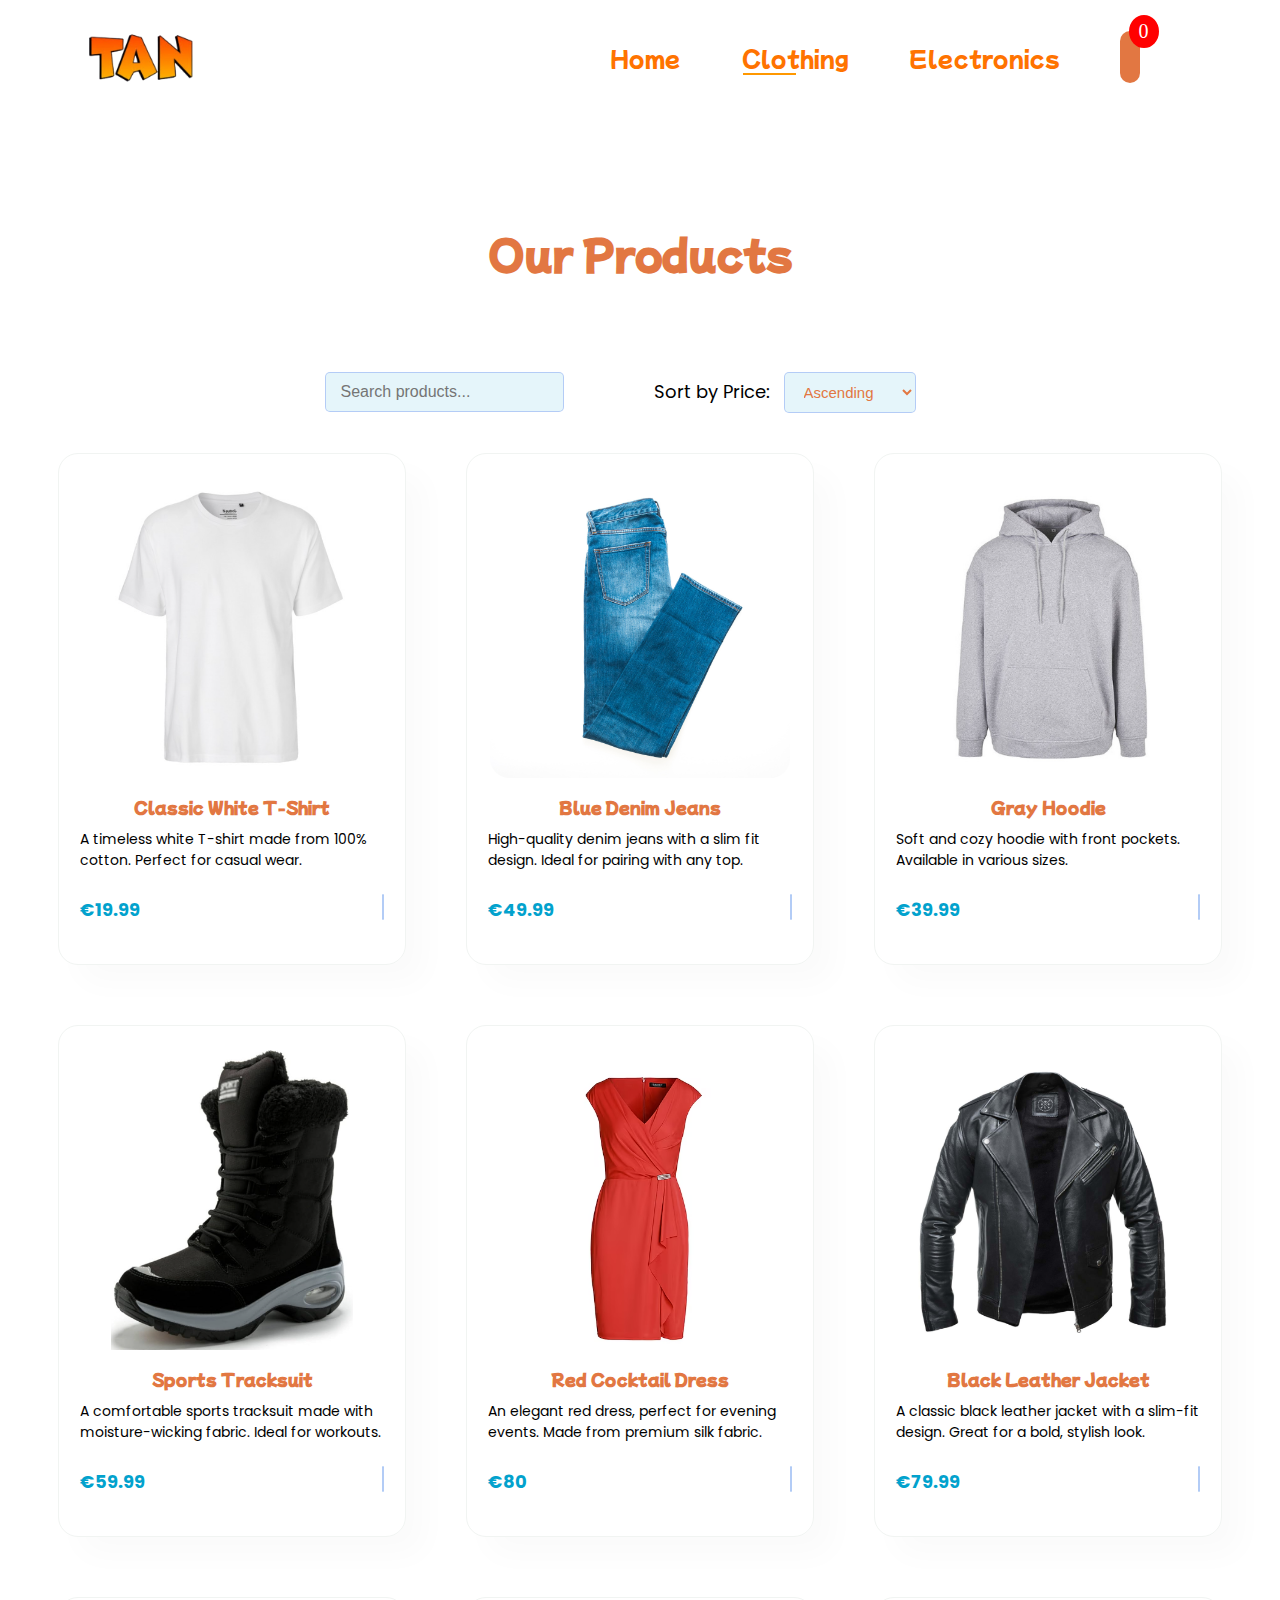
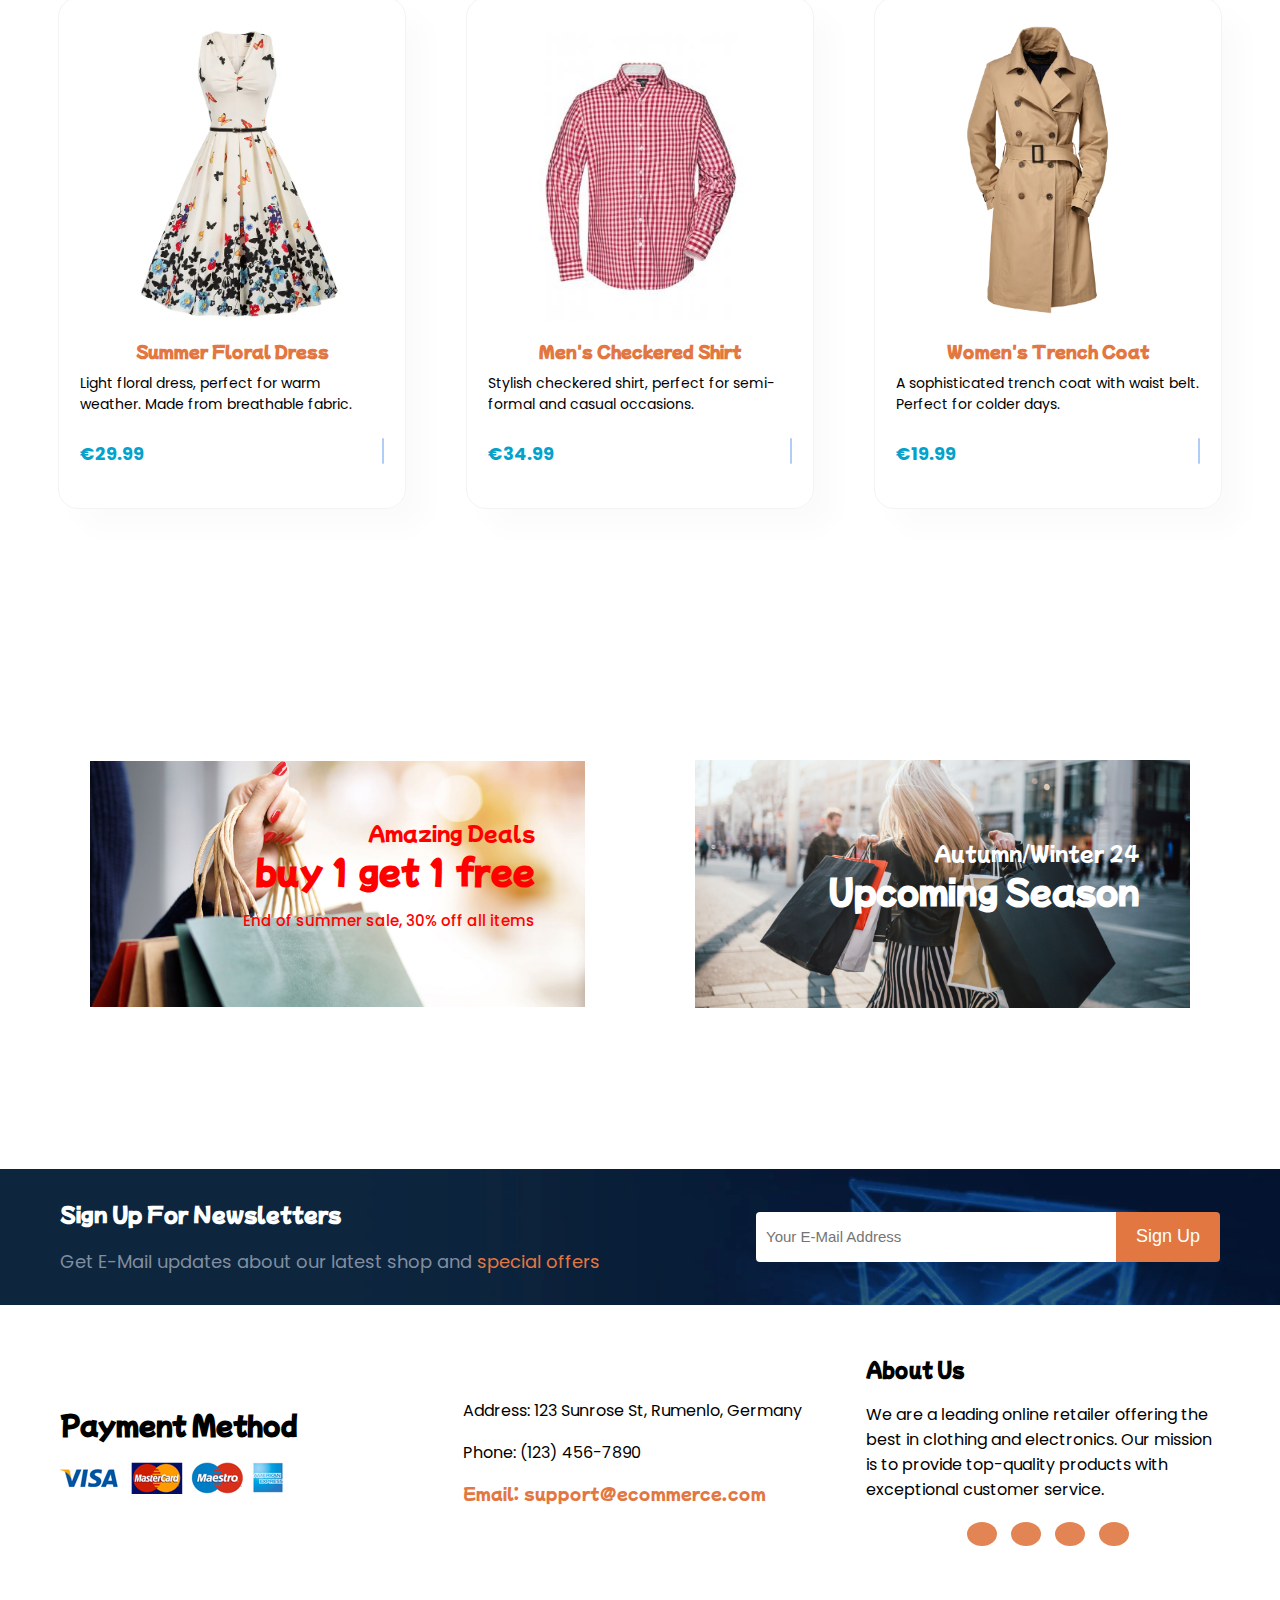
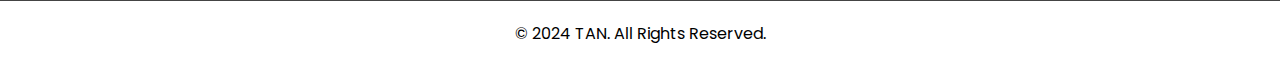
<file: clothing.html>
<!DOCTYPE html>
<html lang="en">

<head>
    <meta charset="UTF-8">
    <meta name="viewport" content="width=device-width, initial-scale=1.0">
    <!--Link To CSS-->
    <link rel="stylesheet" href="styles.css">
    <link rel="stylesheet" href="shop.css">
    <!--Icons Link-->
    <link rel="stylesheet" href="https://cdnjs.cloudflare.com/ajax/libs/font-awesome/6.6.0/css/all.min.css"
        integrity="sha512-Kc323vGBEqzTmouAECnVceyQqyqdsSiqLQISBL29aUW4U/M7pSPA/gEUZQqv1cwx4OnYxTxve5UMg5GT6L4JJg=="
        crossorigin="anonymous" referrerpolicy="no-referrer" />
    <title>TAN | Clothing Products</title>
</head>

<body>
    <!--Header-->
    <header>
        <a href="#"><img src="Images/logo.png" alt="logo" class="logo"></a>
        <ul class="navbar">
            <li><a href="index.html">Home</a></li>
            <li><a class="active" href="clothing.html">Clothing</a></li>
            <li><a href="electronics.html">Electronics</a></li>
            <li id="cartLink">
                <div class="cart">
                    <a class="bag-shopping" href="#"><i class="fa-solid fa-bag-shopping"></i></a>
                    <span class="cart-amount" id="cartItemCount">0</span>
                </div>
            </li>
        </ul>
    </header>

    <!--Model Cart-->
    <div id="modalCart" class="modal-cart">
        <div class="modal-cart-content">
            <span class="modal-cart-close">&times;</span>
            <h1>Your Cart</h1>
            <p>...</p> <!-- Placeholder for cart items -->
            <div class="total">
                <h3 class="total-title">Total:</h3>
                <span class="total-price">€0</span>
            </div>
        </div>
    </div>

    <!--Products Section-->
    <section class="products-section">
        <h2>Our Products</h2>

        <!--Products Section /Searching and Sorting Products-->
        <div class="additional-features">
            <div class="searching">
                <input type="text" id="searchInput" class="search-bar" placeholder="Search products...">
            </div>
            <div class="sorting">
                <label for="sort">Sort by Price:</label>
                <select name="sort" id="sort" class="sort-dropdown">
                    <option value="asc">Ascending</option>
                    <option value="desc">Descending</option>
                </select>
            </div>
        </div>
        <ul class="pro-list">
            <!-- <li>
                <div class="pro-card">
                    <div class="image">
                        <img src="Images/Products/1.png" alt="White T-Shirt">
                    </div>
                    <div class="des">
                        <h4 class="product-name">Classic White T-Shirt</h4>
                        <p>A timeless white T-shirt made from 100% cotton. Perfect for casual wear.</p>
                        <div class="group-cart">
                            <p class="product-price">€19.99</p>
                            <a href="#" class="product-buy"><i class="fa-solid fa-cart-plus"></i></a>
                        </div>
                    </div>
                </div>
            </li>
            <li>
                <div class="pro-card">
                    <div class="image">
                        <img src="Images/Products/2.jpg" alt="Blue Denim Jeans">
                    </div>
                    <div class="des">
                        <h4 class="product-name">Blue Denim Jeans</h4>
                        <p>High-quality denim jeans with a slim fit design. Ideal for pairing with any top.</p>
                        <div class="group-cart">
                            <p class="product-price">€49.99</p>
                            <a href="#" class="product-buy"><i class="fa-solid fa-cart-plus"></i></a>
                        </div>
                    </div>
                </div>
            </li>
            <li>
                <div class="pro-card">
                    <div class="image">
                        <img src="Images/Products/3.png" alt="Gray Hoodie">
                    </div>
                    <div class="des">
                        <h4 class="product-name">Gray Hoodie</h4>
                        <p>Soft and cozy hoodie with front pockets. Available in various sizes.</p>
                        <div class="group-cart">
                            <p class="product-price">€39.99</p>
                            <a href="#" class="product-buy"><i class="fa-solid fa-cart-plus"></i></a>
                        </div>
                    </div>
                </div>
            </li>
            <li>
                <div class="pro-card">
                    <div class="image">
                        <img src="Images/Products/4.png" alt="Sports Tracksuit">
                    </div>
                    <div class="des">
                        <h4 class="product-name">Sports Tracksuit</h4>
                        <p>A comfortable sports tracksuit made with moisture-wicking fabric. Ideal for workouts.</p>
                        <div class="group-cart">
                            <p class="product-price">€59.99</p>
                            <a href="#" class="product-buy"><i class="fa-solid fa-cart-plus"></i></a>
                        </div>
                    </div>
                </div>
            </li>
            <li>
                <div class="pro-card">
                    <div class="image">
                        <img src="Images/Products/5.png" alt="Red Cocktail Dress">
                    </div>
                    <div class="des">
                        <h4 class="product-name">Red Cocktail Dress</h4>
                        <p>An elegant red dress, perfect for evening events. Made from premium silk fabric.</p>
                        <div class="group-cart">
                            <p class="product-price">€80</p>
                            <a href="#" class="product-buy"><i class="fa-solid fa-cart-plus"></i></a>
                        </div>
                    </div>
                </div>
            </li>
            <li>
                <div class="pro-card">
                    <div class="image">
                        <img src="Images/Products/6.png" alt="Black Leather Jacket">
                    </div>
                    <div class="des">
                        <h4 class="product-name">Black Leather Jacket</h4>
                        <p>A classic black leather jacket with a slim-fit design. Great for a bold, stylish look.</p>
                        <div class="group-cart">
                            <p class="product-price">€79.99</p>
                            <a href="#" class="product-buy"><i class="fa-solid fa-cart-plus"></i></a>
                        </div>
                    </div>
                </div>
            </li>
            <li>
                <div class="pro-card">
                    <div class="image">
                        <img src="Images/Products/7.png" alt="Summer Floral Dress">
                    </div>
                    <div class="des">
                        <h4 class="product-name">Summer Floral Dress</h4>
                        <p>Light floral dress, perfect for warm weather. Made from breathable fabric.</p>
                        <div class="group-cart">
                            <p class="product-price">€29.99</p>
                            <a href="#" class="product-buy"><i class="fa-solid fa-cart-plus"></i></a>
                        </div>
                    </div>
                </div>
            </li>
            <li>
                <div class="pro-card">
                    <div class="image">
                        <img src="Images/Products/8.png" alt="Men's Checkered Shirt"">
                        </div>
                        <div class=" des">
                        <h4 class="product-name">Men's Checkered Shirt"</h4>
                        <p>Stylish checkered shirt, perfect for semi-formal and casual occasions.</p>
                        <div class="group-cart">
                            <p class="product-price">€34.99</p>
                            <a href="#" class="product-buy"><i class="fa-solid fa-cart-plus"></i></a>
                        </div>
                    </div>
                </div>
            </li>
            <li>
                <div class="pro-card">
                    <div class="image">
                        <img src="Images/Products/9.png" alt="Women's Trench Coat">
                    </div>
                    <div class="des">
                        <h4 class="product-name">Women's Trench Coat</h4>
                        <p>A sophisticated trench coat with waist belt. Perfect for colder days.</p>
                        <div class="group-cart">
                            <p class="product-price">€19.99</p>
                            <a href="#" class="product-buy"><i class="fa-solid fa-cart-plus"></i></a>
                        </div>
                    </div>
                </div>
            </li> -->
        </ul>
    </section>
    <!--Banner Section-->
    <section class="banner-two">
        <div class="banner-box one">
            <h4>Amazing Deals</h4>
            <h2>buy 1 get 1 free</h2>
            <p>End of summer sale, 30% off all items</p>
        </div>
        <div class="banner-box two">
            <h4>Autumn/Winter 24</h4>
            <h2>Upcoming Season</h2>
        </div>
    </section>
    <!--Newsletter Section-->
    <section class="newsletter">
        <div class="text">
            <h3>Sign Up For Newsletters</h3>
            <p>Get E-Mail updates about our latest shop and <span>special offers</span></p>
        </div>
        <div class="form">
            <input type="text" placeholder="Your E-Mail Address">
            <button class="btn">Sign Up</button>
        </div>
    </section>
    <!--Footer Section-->
    <footer id="contact">
        <div class="footer-container">
            <div class="left">
                <h3>Payment Method</h3>
                <img src="Images/pay.png" alt="Payment method">
            </div>
            <div class="center">
                <div>
                    <i class="fa-solid fa-location-dot"></i>
                    <p>Address: 123 Sunrose St, Rumenlo, Germany</p>
                </div>
                <div>
                    <i class="fa-solid fa-phone"></i>
                    <p>Phone: (123) 456-7890</p>
                </div>
                <div>
                    <i class="fa-solid fa-envelope"></i>
                    <p><a href="#">Email: support@ecommerce.com</a></p>
                </div>
            </div>
            <div class="right">
                <div class="about">
                    <h3>About Us</h3>
                    <p>We are a leading online retailer offering the best in clothing and electronics. Our mission is to
                        provide top-quality products with exceptional customer service.</p>
                </div>
                <div class="social-links">
                    <a href="#"><i class="fa-brands fa-facebook-f"></i></a>
                    <a href="#"><i class="fa-brands fa-instagram"></i></a>
                    <a href="#"><i class="fa-brands fa-twitter"></i></i></a>
                    <a href="#"><i class="fa-brands fa-linkedin-in"></i></a>
                </div>
            </div>
        </div>
        <div class="bottom">
            <p>&copy; 2024 TAN. All Rights Reserved.</p>
        </div>
    </footer>
    <script src="clothing.js"></script>
</body>

</html>
</file>
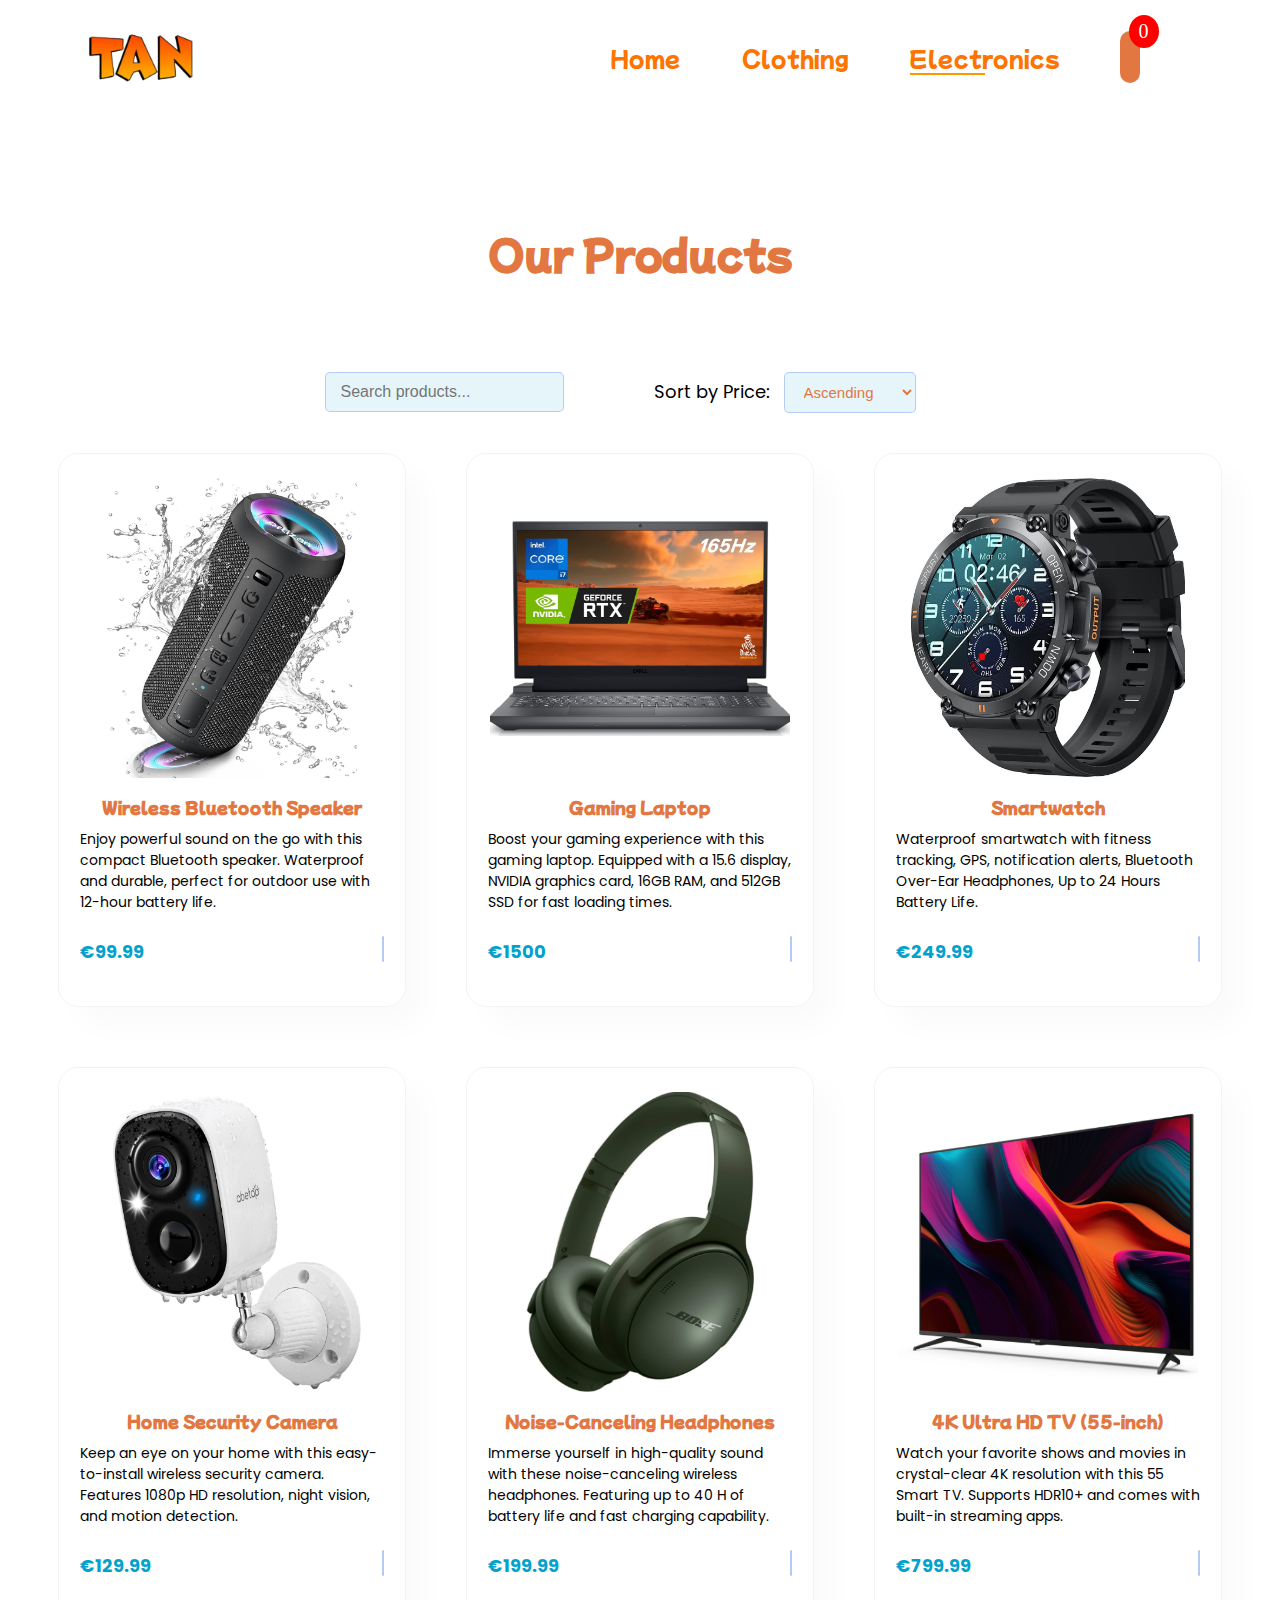
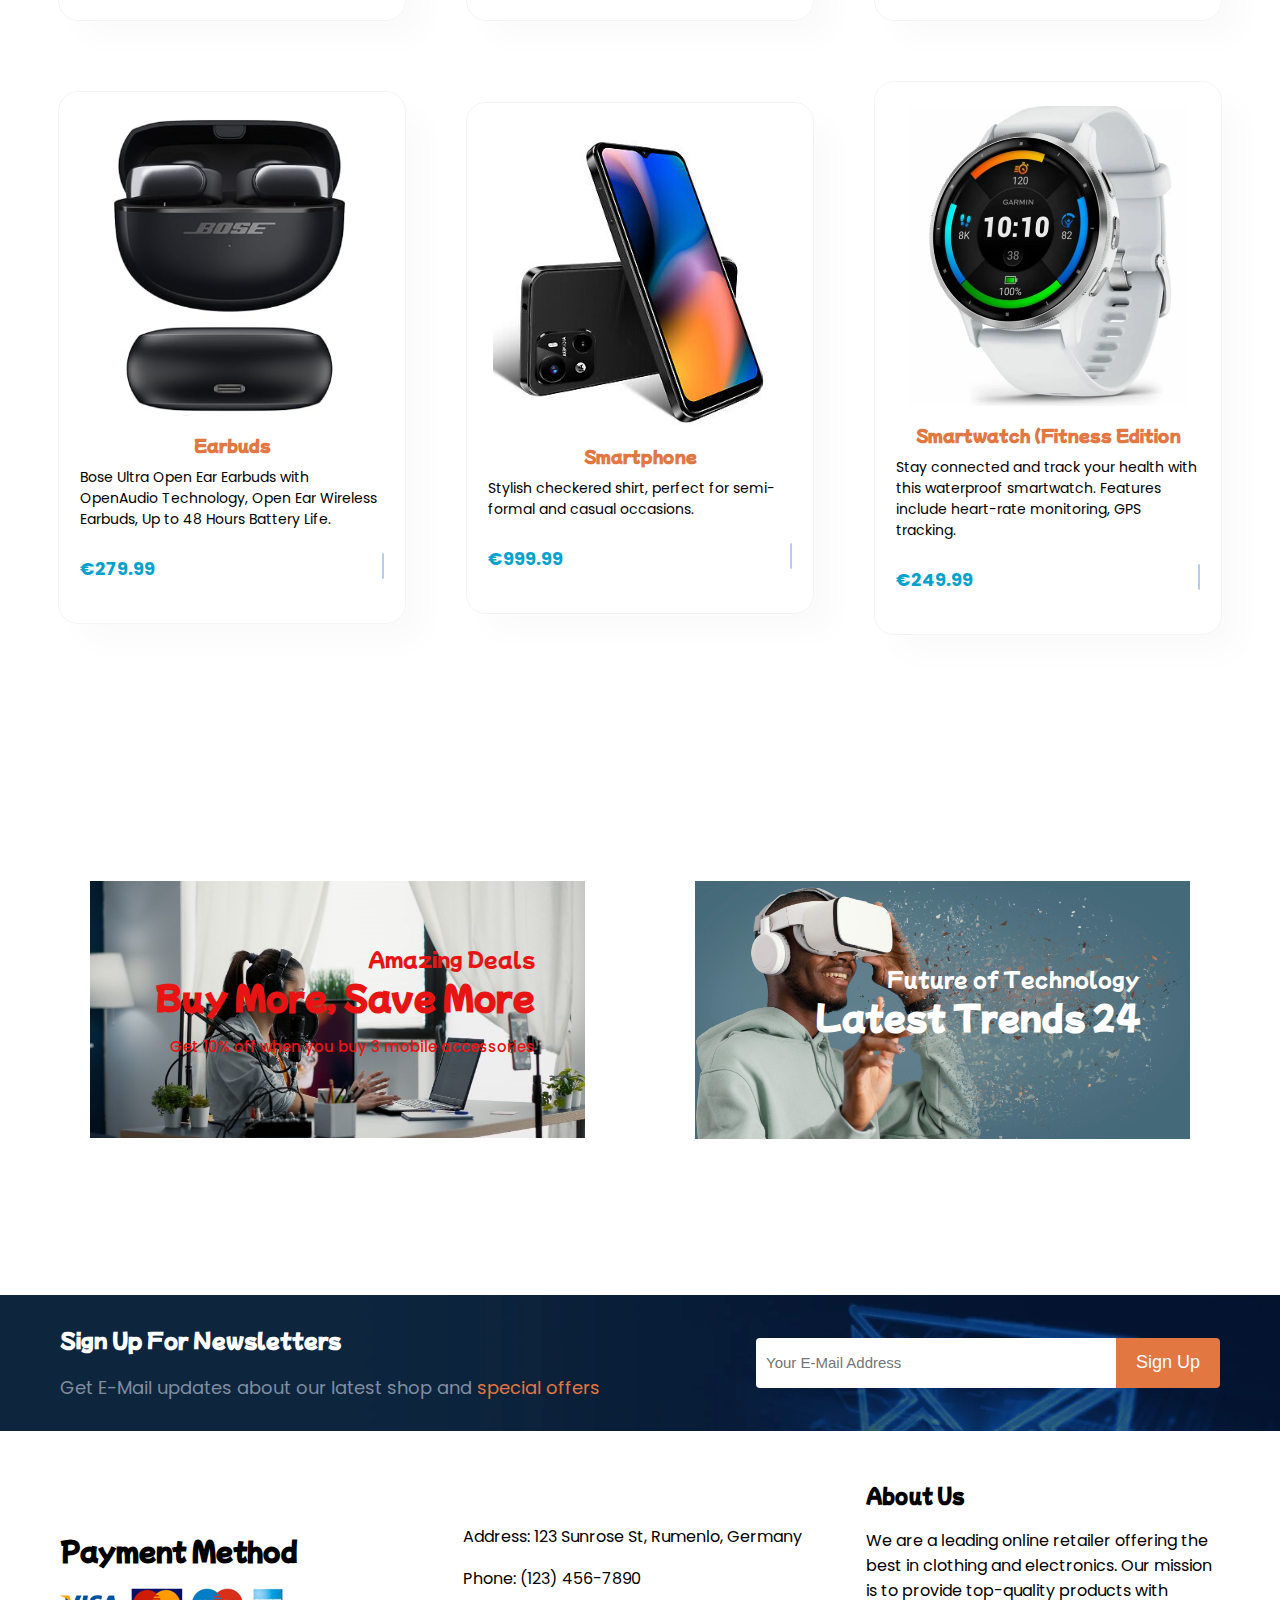
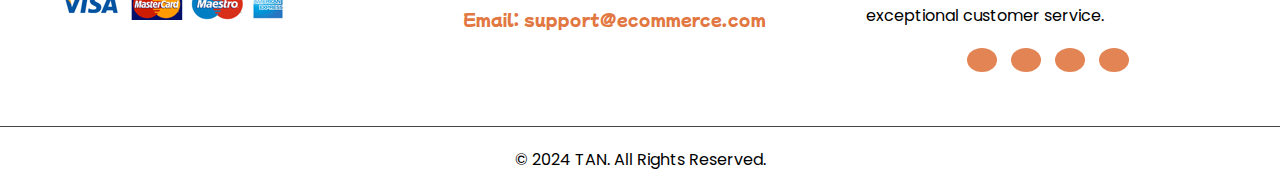
<file: electronics.html>
<!DOCTYPE html>
<html lang="en">

<head>
    <meta charset="UTF-8">
    <meta name="viewport" content="width=device-width, initial-scale=1.0">
    <!--Link To CSS-->
    <link rel="stylesheet" href="styles.css">
    <link rel="stylesheet" href="shop.css">
    <!--Icons Link-->
    <link rel="stylesheet" href="https://cdnjs.cloudflare.com/ajax/libs/font-awesome/6.6.0/css/all.min.css"
        integrity="sha512-Kc323vGBEqzTmouAECnVceyQqyqdsSiqLQISBL29aUW4U/M7pSPA/gEUZQqv1cwx4OnYxTxve5UMg5GT6L4JJg=="
        crossorigin="anonymous" referrerpolicy="no-referrer" />
    <title>TAN | Electronics Products</title>
</head>

<body>
    <!--Header-->
    <header>
        <a href="#"><img src="Images/logo.png" alt="logo" class="logo"></a>
        <ul class="navbar">
            <li><a href="index.html">Home</a></li>
            <li><a href="clothing.html">Clothing</a></li>
            <li><a class="active" href="electronics.html">Electronics</a></li>
            <li id="cartLink">
                <div class="cart">
                    <a href="#"><i class="fa-solid fa-bag-shopping"></i></a>
                    <span class="cart-amount" id="cartItemCount">0</span>
                </div>
            </li>
        </ul>
    </header>
    <!--Model Cart-->
    <div id="modalCart" class="modal-cart">
        <div class="modal-cart-content">
            <span class="modal-cart-close">&times;</span>
            <h1>Your Cart</h1>
            <p>...</p> <!-- Placeholder for cart items -->
            <div class="total">
                <h3 class="total-title">Total:</h3>
                <span class="total-price">€0</span>
            </div>
        </div>
    </div>

    <!--Products Section-->
    <section class="products-section">
        <h2>Our Products</h2>

        <!--Products Section /Searching and Sorting Products-->
        <div class="additional-features">
            <div class="searching">
                <input type="text" id="searchInput" class="search-bar" placeholder="Search products...">
            </div>
            <div class="sorting">
                <label for="sort">Sort by Price:</label>
                <select name="sort" id="sort" class="sort-dropdown">
                    <option value="asc">Ascending</option>
                    <option value="desc">Descending</option>
                </select>
            </div>
        </div>
        <ul class="pro-list">
            <!-- <li>
                <div class="pro-card">
                    <div class="image">
                        <img src="Images/Products/10.png" alt="Bluetooth Speaker">
                    </div>
                    <div class="des">
                        <h4 class="product-name">Wireless Bluetooth Speaker</h4>
                        <p>Enjoy powerful sound on the go with this compact Bluetooth speaker. Waterproof and durable,
                            perfect for outdoor use with
                            12-hour battery life.</p>
                        <div class="group-cart">
                            <p class="product-price">€99.99</p>
                            <a href="#" class="product-buy"><i class="fa-solid fa-cart-plus"></i></a>
                        </div>
                    </div>
                </div>
            </li>
            <li>
                <div class="pro-card">
                    <div class="image">
                        <img src="Images/Products/11.png" alt="Gaming Laptop">
                    </div>
                    <div class="des">
                        <h4 class="product-name">Gaming Laptop</h4>
                        <p>Boost your gaming experience with this gaming laptop. Equipped with a 15.6"
                            display, NVIDIA graphics
                            card, 16GB RAM, and 512GB SSD for fast loading times.</p>
                        <div class="group-cart">
                            <p class="product-price">€1500</p>
                            <a href="#" class="product-buy"><i class="fa-solid fa-cart-plus"></i></a>
                        </div>
                    </div>
                </div>
            </li>
            <li>
                <div class="pro-card">
                    <div class="image">
                        <img src="Images/New-Arrivals/n7.png" alt="Smartwatch">
                    </div>
                    <div class="des">
                        <h4 class="product-name">Smartwatch</h4>
                        <p>Waterproof smartwatch with fitness tracking, GPS, notification alerts, Bluetooth Over-Ear
                            Headphones, Up to 24 Hours Battery Life.</p>
                        <div class="group-cart">
                            <p class="product-price">€249.99</p>
                            <a href="#" class="product-buy"><i class="fa-solid fa-cart-plus"></i></a>
                        </div>
                    </div>
                </div>
            </li>
            <li>
                <div class="pro-card">
                    <div class="image">
                        <img src="Images/Products/12.png" alt="Home Security Camera">
                    </div>
                    <div class="des">
                        <h4 class="product-name">Home Security Camera</h4>
                        <p>Keep an eye on your home with this easy-to-install wireless security camera. Features 1080p
                            HD resolution, night vision,
                            and motion detection.</p>
                        <div class="group-cart">
                            <p class="product-price">€129.99</p>
                            <a href="#" class="product-buy"><i class="fa-solid fa-cart-plus"></i></a>
                        </div>
                    </div>
                </div>
            </li>
            <li>
                <div class="pro-card">
                    <div class="image">
                        <img src="Images/New-Arrivals/n6.png" alt="Noise-Canceling Headphones">
                    </div>
                    <div class="des">
                        <h4 class="product-name">Noise-Canceling Headphones</h4>
                        <p>Immerse yourself in high-quality sound with these noise-canceling wireless headphones.
                            Featuring up to 40 H of
                            battery life and fast charging capability.</p>
                        <div class="group-cart">
                            <p class="product-price">€199.99</p>
                            <a href="#" class="product-buy"><i class="fa-solid fa-cart-plus"></i></a>
                        </div>
                    </div>
                </div>
            </li>
            <li>
                <div class="pro-card">
                    <div class="image">
                        <img src="Images/New-Arrivals/n8.png" alt="4K Ultra HD TV (55-inch)">
                    </div>
                    <div class="des">
                        <h4 class="product-name">4K Ultra HD TV (55-inch)</h4>
                        <p>Watch your favorite shows and movies in crystal-clear 4K resolution with this 55" Smart TV.
                            Supports HDR10+ and comes
                            with built-in streaming apps.</p>
                        <div class="group-cart">
                            <p class="product-price">€799.99</p>
                            <a href="#" class="product-buy"><i class="fa-solid fa-cart-plus"></i></a>
                        </div>
                    </div>
                </div>
            </li>
            <li>
                <div class="pro-card">
                    <div class="image">
                        <img src="Images/Products/13.png" alt="Earbuds">
                    </div>
                    <div class="des">
                        <h4 class="product-name">Earbuds</h4>
                        <p>Bose Ultra Open Ear Earbuds with OpenAudio Technology, Open Ear Wireless Earbuds, Up to 48
                            Hours Battery Life.</p>
                        <div class="group-cart">
                            <p class="product-price">€279.99</p>
                            <a href="#" class="product-buy"><i class="fa-solid fa-cart-plus"></i></a>
                        </div>
                    </div>
                </div>
            </li>
            <li>
                <div class="pro-card">
                    <div class="image">
                        <img src="Images/Products/15.png" alt="Smartphone">
                    </div>
                    <div class=" des">
                        <h4 class="product-name">Smartphone</h4>
                        <p>Experience the power of 5G with this ultra-fast smartphone. Equipped with a 6.5" OLED
                            display, 128GB storage, and a
                            triple-lens camera system.</p>
                        <div class="group-cart">
                            <p class="product-price">€999.99</p>
                            <a href="#" class="product-buy"><i class="fa-solid fa-cart-plus"></i></a>
                        </div>
                    </div>
                </div>
            </li>
            <li>
                <div class="pro-card">
                    <div class="image">
                        <img src="Images/Products/16.png" alt="Smartwatch">
                    </div>
                    <div class="des">
                        <h4 class="product-name">Smartwatch (Fitness Edition)</h4>
                        <p>Stay connected and track your health with this waterproof smartwatch. Features include
                            heart-rate monitoring, GPS
                            tracking.</p>
                        <div class="group-cart">
                            <p class="product-price">€249.99</p>
                            <a href="#" class="product-buy"><i class="fa-solid fa-cart-plus"></i></a>
                        </div>
                    </div>
                </div>
            </li> -->
        </ul>
    </section>
    <!--Banner Section-->
    <section class="banner-two">
        <div class="banner-box three">
            <h4>Amazing Deals</h4>
            <h2>Buy More, Save More</h2>
            <p>Get 10% off when you buy 3 mobile accessories</p>
        </div>
        <div class="banner-box four">
            <h4>Future of Technology</h4>
            <h2>Latest Trends 24</h2>
        </div>
    </section>
    <!--Newsletter Section-->
    <section class="newsletter">
        <div class="text">
            <h3>Sign Up For Newsletters</h3>
            <p>Get E-Mail updates about our latest shop and <span>special offers</span></p>
        </div>
        <div class="form">
            <input type="text" placeholder="Your E-Mail Address">
            <button class="btn">Sign Up</button>
        </div>
    </section>
    <!--Footer Section-->
    <footer id="contact">
        <div class="footer-container">
            <div class="left">
                <h3>Payment Method</h3>
                <img src="Images/pay.png" alt="Payment method">
            </div>
            <div class="center">
                <div>
                    <i class="fa-solid fa-location-dot"></i>
                    <p>Address: 123 Sunrose St, Rumenlo, Germany</p>
                </div>
                <div>
                    <i class="fa-solid fa-phone"></i>
                    <p>Phone: (123) 456-7890</p>
                </div>
                <div>
                    <i class="fa-solid fa-envelope"></i>
                    <p><a href="#">Email: support@ecommerce.com</a></p>
                </div>
            </div>
            <div class="right">
                <div class="about">
                    <h3>About Us</h3>
                    <p>We are a leading online retailer offering the best in clothing and electronics. Our mission is to
                        provide top-quality products with exceptional customer service.</p>
                </div>
                <div class="social-links">
                    <a href="#"><i class="fa-brands fa-facebook-f"></i></a>
                    <a href="#"><i class="fa-brands fa-instagram"></i></a>
                    <a href="#"><i class="fa-brands fa-twitter"></i></i></a>
                    <a href="#"><i class="fa-brands fa-linkedin-in"></i></a>
                </div>
            </div>
        </div>
        <div class="bottom">
            <p>&copy; 2024 TAN. All Rights Reserved.</p>
        </div>
    </footer>
    <script src="electronics.js"></script> 
   
</body>

</html>
</file>
<file: styles.css>
/*Google Font Link*/
@import url('https://fonts.googleapis.com/css2?family=Mochiy+Pop+One&family=Poppins:ital,wght@0,400;1,300&display=swap');

* {
    box-sizing: border-box;
    margin: 0;
    padding: 0;
}

body {
    width: 100%;
    background-color: #fff;
}

a {
    text-decoration: none;
}

h1,
h2,
h3,
h4,
h6,
a {
    font-family: Mochiy Pop One;
}

p {
    font-family: poppins;
}


/*Header Section*/
header {
    display: flex;
    justify-content: space-between;
    align-items: center;
    padding: 20px 80px;
    margin-bottom: 70px;
    width: 100%;
}

header a .logo {
    width: 120px;
}

.navbar {
    list-style-type: none;
    display: flex;
    width: 650px;
    justify-content: space-evenly;
    align-items: center;
}

.navbar li {
    position: relative;
}

.navbar li a {
    color: #FF7300;
    font-size: 22px;
    font-weight: 500;
    transition: .3s;
    font-family: Mochiy Pop One;
}

.navbar a.active {
    color: #FF7300;
}

.navbar a.active::after,
.navbar li:not(#cartLink) a:hover::after {
    content: "";
    position: absolute;
    width: 50%;
    height: 2px;
    background: #FF9800;
    bottom: -2px;
    left: 1px;
}


/*Hero Section*/
.hero-section {
    width: 100%;
    height: 90vh;
    margin: 50px 0;
    padding: 101px 50px 0 59px;
    background-image: url(Images/hero-section.png);
    background-size: cover;
    background-repeat: no-repeat;
    background-position: top 9% left 276px;
    display: flex;
    flex-direction: column;
    align-items: flex-start;
    background-color: #02a2cdc4;
}

.hero-section h1 {
    font-size: 70px;
    color: #fff;
    letter-spacing: 0.1px;
    text-transform: capitalize;
    margin-bottom: 15px;
}

.hero-section p {
    color: #fff;
    font-size: 22px;
}

.hero-section button {
    background-image: url(Images/button.png);
    background-color: transparent;
    background-repeat: no-repeat;
    margin-top: 30px;
    padding: 10px 15px 10px 27px;
    border: none;
    outline: none;
}

.hero-section button a {
    font-size: 20px;
    color: #E67025;
    font-family: Mochiy Pop One;
}

/*Feature Section*/

.feature-section {
    display: flex;
    justify-content: space-between;
    align-items: center;
    flex-wrap: wrap;
    padding: 40px 80px;
    margin: 80px 0;
    gap: 20px;
}

.feature-section .fe-box {
    width: 180px;
    margin: 15px 0;
    text-align: center;
    padding: 25px 10px;
    border: 1px solid #cce7d0;
    box-shadow: 20px 20px 34px rgba(0, 0, 0, 0.03);
    border-radius: 50%;
}

.feature-section .fe-box:hover {
    box-shadow: 10px 10px 50px rgba(70, 62, 221, 0.1);
}

.feature-section .fe-box img {
    width: 123px;
    height: 110px;
    margin-bottom: 10px;
}

.feature-section .fe-box h6 {
    font-size: 14px;
    font-weight: 500;
    padding: 9px 8px 6px 8px;
    line-height: 1.4;
    border-radius: 4px;
    color: #fff;
    background-color: #e27742;
}

/*Banner Section*/
.banner-section {
    display: flex;
    flex-direction: column;
    align-items: center;
    justify-content: center;
    background-image: url(Images/banner/Banner.jpg);
    background-repeat: no-repeat;
    background-size: cover;
    background-position: center;
    width: 100%;
    height: 50vh;
    transition: 0.3s;
}

.banner-section:hover {
    background-image: linear-gradient(to top, #513518, transparent), url(Images/banner/Banner.jpg);
}

.banner-section h2 {
    color: #fff;
    font-size: 40px;
    padding: 30px;
}

.banner-section h2 span {
    color: red;
}

.banner-section .btn {
    color: #e27742;
    background-color: #fff;
    padding: 15px 30px;
    font-size: 18px;
    font-weight: 600;
    border: none;
    outline: none;
    cursor: pointer;
    border-radius: 10px;
}

.banner-section .btn:hover {
    background-color: #E38454;
    color: #fff;
}

/* New Products Section*/
.new-pro-section {
    margin: 100px 0;
    padding: 10px;
    text-align: center;
}

.new-pro-section h2 {
    font-size: 40px;
    color: #e27742;
    margin-bottom: 18px;
}

.new-pro-section .gray {
    margin-bottom: 30px;
    color: #A8A8A8;
    font-size: 20px;
}

.new-pro-section .new-arrivals-list {
    list-style-type: none;
    display: grid;
    grid-template-columns: repeat(4, 1fr);
    gap: 20px;
    justify-content: center;
    align-items: center;
    padding: 0 82px;
}

.new-pro-section .new-arrivals-list li .new-pro-card {
    padding: 21px;
    border: 1px solid #f1f4f2;
    border-radius: 20px;
    box-shadow: 20px 20px 30px rgba(0, 0, 0, 0.02);
    transition: .3s;
    overflow: hidden;

}

.new-pro-section .new-arrivals-list li .new-pro-card:hover {
    box-shadow: 20px 20px 30px rgba(0, 0, 0, 0.06);
}

.new-pro-section .new-arrivals-list li .new-pro-card .image {
    width: 100%;
    padding: 8px 2px;
}

.new-pro-section .new-arrivals-list li .new-pro-card .image img {
    width: 300px;
    height: 300px;
    border-radius: 20px;
    object-fit: contain;
    transition: .3s;
}

.new-pro-section .new-arrivals-list li .new-pro-card img:hover {
    transform: scale(1.1);
}


.new-pro-section .new-arrivals-list .new-pro-card h3 {
    text-align: center;
    color: #696868;
    margin-bottom: 10px;
    font-size: 18px;
}

.new-pro-section .new-arrivals-list .new-pro-card .product--details {
    color: #fff;
    background-color: #e27742;
    padding: 15px 30px;
    font-size: 18px;
    font-weight: 600;
    border: none;
    outline: none;
    cursor: pointer;
    border-radius: 20px;
}

/* MODAL */
.modal {
    display: none;
    position: fixed;
    z-index: 1;
    left: 0;
    top: 0;
    width: 100%;
    height: 100%;
    overflow: auto;
    background-color: rgba(0, 0, 0, 0.4);
    padding-top: 90px;
}


.modal .modal-content {
    position: relative;
    display: flex;
    margin: auto;
    width: 800px;
    height: 500px;
}


.modal .modal-content .product-img {
    z-index: 2;
    position: relative;
    display: flex;
    justify-content: center;
    align-items: center;
    width: 45%;
    height: 90%;
    transform: translateY(25px);
    background-color: #e27742;
    border-top-left-radius: 10px;
    border-bottom-left-radius: 10px;
    padding: 10px 0;
}

.modal .modal-content .product-img img {
    z-index: 2;
    position: relative;
    width: 316px;
    height: 100%;
    left: -70px;
    transition: .3s;
}

.modal .modal-content .product-img img:hover {
    transform: scale(1.1);
}

.modal .modal-content .info {
    z-index: 2;
    background-color: #fff;
    display: flex;
    flex-direction: column;
    width: 55%;
    height: 100%;
    padding: 68px 40px;
    border-radius: 10px;
}

.modal .modal-content .info h1 {
    color: #e27742;
    margin-bottom: 30px;
}

.modal .modal-content .info p {
    margin-bottom: 93px;
    font-size: 20px;
}


.modal .modal-content .close {
    z-index: 10;
    position: absolute;
    top: 10px;
    right: 20px;
    color: #E38454;
    font-size: 34px;
    font-weight: bold;
}

.modal .close:hover,
.modal .close:focus {
    color: black;
    text-decoration: none;
    cursor: pointer;
}

/*Newsletter Section*/
.newsletter {
    display: flex;
    flex-wrap: wrap;
    justify-content: space-between;
    align-items: center;
    background-image: url(Images/Newsletter.webp);
    background-size: cover;
    background-position: 0% 45%;
    padding: 30px 60px;
    width: 100%;
}

.newsletter .text {
    color: #fff
}

.newsletter .text h3 {
    font-size: 20px;
    margin-bottom: 20px;
}

.newsletter .text p {
    font-size: 18px;
    color: #818ea0;
}

.newsletter .text p span {
    color: #e27742;
}

.newsletter .form {
    display: flex;
    width: 40%;
}

.newsletter input {
    width: 100%;
    height: 50px;
    padding: 0 10px;
    font-size: 15px;
    border: none;
    outline: none;
    border-radius: 4px;
    border-top-right-radius: 0;
    border-bottom-right-radius: 0;
}

.newsletter .btn {
    background-color: #e27742;
    color: #fff;
    padding: 4px 20px;
    font-size: 18px;
    border-top-left-radius: 0;
    border-bottom-left-radius: 0;
    white-space: nowrap;
    border: none;
    border-top-right-radius: 4px;
    border-bottom-right-radius: 4px;
    outline: none;
    cursor: pointer;
}

/*Footer Section*/

footer .footer-container {
    width: 100%;
    display: flex;
    justify-content: space-around;
    align-items: center;
    flex-wrap: wrap;
    padding: 20px 50px;
    margin: 30px 0;
}

footer .footer-container .left {
    width: 30%;
}

footer .footer-container .left h3 {
    margin-bottom: 20px;
    font-size: 25px;

}

footer .footer-container .center {
    width: 35%;
}

footer .footer-container .center i {
    font-size: 25px;
    width: 38px;
    border-radius: 50%;
    text-align: center;
    line-height: 42px;
    margin: 10px 15px;
    color: #ffffff;
    background-color: #33383b;
    vertical-align: middle;
}


footer .footer-container .center p {
    display: inline-block;
    vertical-align: middle;
}

footer .footer-container .center a {
    color: #e27742;
}

footer .footer-container .right {
    width: 30%;
    display: flex;
    flex-direction: column;
    align-items: center;
    gap: 20px;
}

footer .footer-container .right .about h3 {
    margin-bottom: 20px;
}

footer .footer-container .right .social-links a {
    color: #fff;
    text-decoration: none;
    font-size: 18px;
    display: inline-block;
    border-radius: 50%;
    background-color: #E38454;
    padding: 12px 15px;
    margin-left: 10px;
    cursor: pointer;
}


footer .bottom {
    text-align: center;
    padding: 20px 0;
    border-top: 1px solid #444;
    text-align: center;
    width: 100%;
}

@media screen and (min-width:1201px) and (max-width:1500px) {

    /*Hero Section*/
    .hero-section {
        background-size: 84%;
        background-position: left 315 bottom -59;
        justify-content: flex-start;
        padding: 27px 20px 10px 15px;
        margin: 50px 0 20px 0;
        height: 82vh;
    }

    /*Feature Section*/
    .feature-section {
        padding: 40px 19px;
        gap: 10px;

    }

    .feature-section .fe-box img {
        width: 119px;
        height: 104px;
    }

    /*New products Section*/
    .new-pro-section h2 {
        font-size: 30px;
    }

    .new-pro-section .gray {
        font-size: 16px;
    }

    .new-pro-section .pro-list {
        grid-template-columns: repeat(3, 1fr);
        padding: 0 90px;
    }

    .new-pro-section .pro-list li .pro-card {
        width: 100%;
    }

    .new-pro-section .pro-list li .pro-card img {
        width: 236px;
        height: 260px;
    }
}

@media screen and (min-width:901px) and (max-width:1200px) {

    /*Header Section*/
    header {
        padding: 20px 8px;
    }

    header a .logo {
        width: 110px;
    }

    .navbar {
        width: 465px;
        gap: 20px;
    }

    .navbar li a {
        font-size: 19px;
    }

    /*Hero Section*/
    .hero-section {
        background-size: 100%;
        background-position: center;
        justify-content: flex-start;
        padding: 27px 20px 10px 15px;
        margin: 50px 0 20px 0;
        height: 82vh;
    }

    .hero-section h1 {
        font-size: 35px;
    }

    .hero-section p {
        font-size: 15px;
    }

    /*Feature Section*/
    .feature-section {
        display: grid;
        grid-template-columns: repeat(3, 1fr);
        justify-content: center;
        align-items: center;
    }

    .feature-section .fe-box img {
        width: 119px;
        height: 104px;
    }

    /*New products Section*/
    .new-pro-section .pro-list {
        grid-template-columns: repeat(2, 1fr);
        padding: 0 50px;
    }

    .new-pro-section .pro-list li .pro-card {
        width: 100%;
    }

    .new-pro-section .pro-list li .pro-card img {
        width: 236px;
        height: 260px;
    }

    /* MODAL */
    .modal .modal-content {
        width: 90%;
    }

    .modal .modal-content .product-img img {
        left: 0;
        width: 302px;
        border-radius: 67px 10px;
    }

    /*Newsletter Section*/
    .newsletter {
        justify-content: space-between;
        align-items: center;
        gap: 15px;
        padding: 30px 10px;
        background-position: 97%;
    }

    .newsletter .text h3 {
        font-size: 17px;
    }

    .newsletter .text p {
        font-size: 15px;
    }

    .newsletter .form {
        padding: 0 10px;
    }

    .newsletter input {
        font-size: 11px;
        height: 35px;
    }

    .newsletter .btn {
        font-size: 14px;
    }

    /*Footer Section*/

    footer .footer-container {
        padding: 10px;
    }

    footer .footer-container .left h3 {
        font-size: 18px;
    }

    footer .footer-container .left img {
        width: 180px;
    }

    footer .footer-container .center i {
        font-size: 12px;
        width: 16px;
        text-align: center;
        line-height: 20px;
        margin: 7px 5px;
    }

    footer .footer-container .center p {
        font-size: 15px;
    }

    footer .footer-container .right .about h3 {
        font-size: 18px;
        margin-bottom: 15px;
    }

    footer .footer-container .right .about p {
        font-size: 14px;
    }

    footer .footer-container .right .social-links a {
        font-size: 13px;
    }

}



@media screen and (min-width:769px) and (max-width:900px) {

    /*Header Section*/
    header {
        padding: 20px 8px;
    }

    header a .logo {
        width: 110px;
    }

    .navbar {
        width: 265px;
    }

    .navbar li a {
        font-size: 0;
    }

    .navbar li a::before {
        font-size: 30px;
        margin-bottom: 5px;
        font-family: FontAwesome;
    }

    .navbar li a[href="index.html"]::before {
        content: "\f015";
    }

    .navbar li a[href="clothing.html"]::before {
        content: "\f553";
    }

    .navbar li a[href="electronics.html"]::before {
        content: "\f26c";

    }

    .navbar li a[href="#contact"]::before {
        content: "\f095";
    }

    /*Hero Section*/
    .hero-section {
        background-size: 135%;
        background-position: left -55px bottom -22px;
        justify-content: flex-start;
        padding: 27px 20px 10px 15px;
        margin: 50px 0 20px 0;
        height: 82vh;
    }

    .hero-section h1 {
        font-size: 35px;
    }

    .hero-section p {
        font-size: 15px;
    }

    /*Feature Section*/
    .feature-section {
        display: grid;
        grid-template-columns: repeat(3, 1fr);

    }

    /*New products Section*/
    .new-pro-section .pro-list {
        grid-template-columns: repeat(2, 1fr);
        padding: 0 50px;
    }

    .new-pro-section .pro-list li .pro-card {
        width: 100%;
    }

    /* MODAL */
    .modal .modal-content {
        width: 90%;
    }

    .modal .modal-content .product-img img {
        left: 0;
        width: 292px;
        border-radius: 67px 10px;
    }

    /*Newsletter Section*/
    .newsletter {
        justify-content: center;
        align-items: center;
        gap: 15px;
        padding: 30px 10px;
        background-position: 97%;
    }

    .newsletter .text h3 {
        font-size: 17px;
    }

    .newsletter .text p {
        font-size: 15px;
    }

    .newsletter .form {
        padding: 0 10px;
    }

    .newsletter input {
        font-size: 11px;
        height: 35px;
    }

    .newsletter .btn {
        font-size: 14px;
    }

    /*Footer Section*/

    footer .footer-container {
        flex-direction: column;
        gap: 25px;
        padding: 10px;
    }

    footer .footer-container .left,
    footer .footer-container .center,
    footer .footer-container .right {
        width: 100%;
    }

    footer .footer-container .left h3 {
        font-size: 18px;
    }

    footer .footer-container .left img {
        width: 180px;
    }

    footer .footer-container .center i {
        font-size: 12px;
        width: 16px;
        text-align: center;
        line-height: 20px;
        margin: 7px 5px;
    }

    footer .footer-container .center p {
        font-size: 15px;
    }

    footer .footer-container .right .about h3 {
        font-size: 18px;
        margin-bottom: 15px;
    }

    footer .footer-container .right .about p {
        font-size: 14px;
    }

    footer .footer-container .right .social-links a {
        font-size: 13px;
    }

    footer .bottom {
        font-size: 15px;
    }
}

@media screen and (min-width:401px) and (max-width:768px) {

    /*Header Section*/
    header {
        padding: 20px 8px;
    }

    header a .logo {
        width: 88px;
    }

    .navbar {
        width: 220px;
    }

    .navbar li a {
        font-size: 0;
        display: flex;
        flex-direction: column;
        align-items: center;
    }

    .navbar li a::before {
        font-size: 25px;
        margin-bottom: 5px;
        font-family: FontAwesome;
    }

    .navbar li a[href="index.html"]::before {
        content: "\f015";
    }

    .navbar li a[href="clothing.html"]::before {
        content: "\f553";
    }

    .navbar li a[href="electronics.html"]::before {
        content: "\f26c";

    }

    .navbar li a[href="#contact"]::before {
        content: "\f095";
    }

    /*Hero Section*/
    .hero-section {
        background-size: 135%;
        background-position: left 0 bottom 0;
        justify-content: flex-start;
        padding: 27px 20px 10px 15px;
        margin: 50px 0 20px 0;
        height: 75vh;
    }

    .hero-section h1 {
        font-size: 35px;
    }

    .hero-section p {
        font-size: 15px;
    }

    /*Feature Section*/
    .feature-section {
        justify-content: center;
    }

    .feature-section .fe-box img {
        width: 115px;
    }


    /*Banner Section*/
    .banner-section {
        background-position: 89%;
    }

    .banner-section h2 {
        font-size: 27px;
        padding: 10px;
        margin-bottom: 30px;
    }

    /*New products Section*/
    .new-pro-section h2 {
        font-size: 30px;
    }

    .new-pro-section .gray {
        font-size: 16px;
    }

    .new-pro-section .pro-list {
        grid-template-columns: repeat(1, 1fr);
        padding: 0 90px;
    }

    .new-pro-section .pro-list li .pro-card {
        width: 100%;
    }

    .new-pro-section .pro-list li .pro-card img {
        width: 236px;
        height: 260px;
    }

    /* MODAL */
    .modal .modal-content {
        flex-direction: column;
        justify-content: center;
        align-items: center;
        width: 90%;
        height: auto;
    }

    .modal .modal-content .product-img {
        width: 100%;
        transform: translateY(0);
        border-bottom-left-radius: 0;
        border-bottom-right-radius: 0;
        border-top-right-radius: 10px;
    }

    .modal .modal-content .product-img img {
        width: 60%;
        left: initial;
        border-top-left-radius: 0;
        border-top-right-radius: 0;
    }

    .modal .modal-content .info {
        width: 100%;
        border-top-left-radius: 0;
        border-top-right-radius: 0;
        padding: 40px 12px 20px 12px;
    }

    .modal .modal-content .info h1 {
        font-size: 20px;
    }

    .modal .modal-content .info p {
        margin-bottom: 14px;
        font-size: 16px;
    }

    .modal .modal-content .close {
        color: #fff;
    }

    /*Newsletter Section*/
    .newsletter {
        flex-direction: column;
        justify-content: center;
        align-items: center;
        gap: 15px;
        padding: 30px 10px;
        background-position: 97%;
    }

    .newsletter .text h3 {
        font-size: 17px;
    }

    .newsletter .text p {
        font-size: 15px;
    }

    .newsletter .form {
        width: 300px;
        padding: 0 10px;
    }

    .newsletter input {
        font-size: 11px;
        height: 35px;
    }

    .newsletter .btn {
        font-size: 14px;
    }

    /*Footer Section*/

    footer .footer-container {
        flex-direction: column;
        gap: 25px;
        padding: 10px;
    }

    footer .footer-container .left,
    footer .footer-container .center,
    footer .footer-container .right {
        width: 100%;
    }

    footer .footer-container .left h3 {
        font-size: 18px;
        margin-bottom: 10px;
    }

    footer .footer-container .left img {
        width: 200px;
    }

    footer .footer-container .center i {
        font-size: 12px;
        width: 16px;
        text-align: center;
        line-height: 20px;
        margin: 7px 5px;
    }

    footer .footer-container .center p {
        font-size: 15px;
    }

    footer .footer-container .right .about h3 {
        font-size: 18px;
        margin-bottom: 15px;
    }

    footer .footer-container .right .about p {
        font-size: 16px;
    }

    footer .footer-container .right .social-links a {
        font-size: 13px;
    }

    footer .bottom {
        font-size: 15px;
    }
}

@media screen and (max-width:400px) {

    /*Header Section*/
    header {
        padding: 20px 8px;
    }

    header a .logo {
        width: 60px;
    }

    .navbar {
        width: 156px;
    }

    .navbar li a {
        font-size: 0;
        display: flex;
        flex-direction: column;
        align-items: center;
    }


    .navbar li a::before {
        font-size: 20px;
        margin-bottom: 5px;
        font-family: FontAwesome;
    }

    .navbar li a[href="index.html"]::before {
        content: "\f015";
    }

    .navbar li a[href="clothing.html"]::before {
        content: "\f553";
    }

    .navbar li a[href="electronics.html"]::before {
        content: "\f26c";

    }

    .navbar li a[href="#contact"]::before {
        content: "\f095";
    }

    /*Hero Section*/
    .hero-section {
        background-size: 135%;
        background-position: left 0 bottom 0;
        justify-content: flex-start;
        padding: 27px 20px 10px 15px;
        margin: 50px 0 20px 0;
        height: 50vh;
    }

    .hero-section h1 {
        font-size: 26px;
    }

    .hero-section p {
        font-size: 13px;
    }

    /*Feature Section*/
    .feature-section {
        flex-direction: column;
        padding: 0;
        margin: 50px 0;
    }

    /*Banner Section*/
    .banner-section {
        background-position: 85%;
        gap: 25px;
    }

    .banner-section h2 {
        display: inline-block;
        font-size: 23px;
        padding: 10px;
        line-height: 1.8;
    }

    .banner-section button .btn {
        padding: 10px 18px;
        font-size: 18px;

    }

    /*New products Section*/
    .new-pro-section {
        margin: 50px 0;
    }

    .new-pro-section h2 {
        font-size: 25px;
    }

    .new-pro-section .gray {
        font-size: 12px;
    }

    .new-pro-section .pro-list {
        grid-template-columns: repeat(1, 1fr);
        padding: 0 10px;
    }

    .new-pro-section .pro-list li .pro-card {
        padding: 20px 5px;
    }

    .new-pro-section .pro-list li .pro-card img {
        width: 180px;
        height: 200px;
    }

    .new-pro-section .pro-list .pro-card h3 {
        font-size: 13px;
    }



    /* MODAL */
    .modal .modal-content {
        flex-direction: column;
        justify-content: center;
        align-items: center;
        width: 90%;
        height: auto;
    }

    .modal .modal-content .product-img {
        width: 100%;
        transform: translateY(0);
        border-bottom-left-radius: 0;
        border-bottom-right-radius: 0;
        border-top-right-radius: 10px;
    }

    .modal .modal-content .product-img img {
        width: 60%;
        left: initial;
        border-top-left-radius: 0;
        border-top-right-radius: 0;
    }

    .modal .modal-content .info {
        width: 100%;
        border-top-left-radius: 0;
        border-top-right-radius: 0;
        padding: 40px 12px 20px 12px;
    }

    .modal .modal-content .info h1 {
        font-size: 20px;
    }

    .modal .modal-content .info p {
        margin-bottom: 14px;
        font-size: 14px;
    }

    .modal .modal-content .close {
        color: #fff;
    }

    /*Newsletter Section*/
    .newsletter {
        flex-direction: column;
        justify-content: center;
        align-items: center;
        gap: 15px;
        padding: 30px 10px;
        background-position: 97%;
    }

    .newsletter .text h3 {
        font-size: 17px;
    }

    .newsletter .text p {
        font-size: 15px;
    }

    .newsletter .form {
        width: 100%;
        padding: 0 10px;
    }

    .newsletter input {
        font-size: 11px;
        height: 35px;
    }

    .newsletter .btn {
        font-size: 14px;
    }

    /*Footer Section*/

    footer .footer-container {
        flex-direction: column;
        gap: 25px;
        padding: 10px;
    }

    footer .footer-container .left,
    footer .footer-container .center,
    footer .footer-container .right {
        width: 100%;
    }

    footer .footer-container .left h3 {
        font-size: 18px;
        margin-bottom: 10px;
    }

    footer .footer-container .left img {
        width: 200px;
    }

    footer .footer-container .center i {
        font-size: 12px;
        width: 16px;
        text-align: center;
        line-height: 20px;
        margin: 7px 5px;
    }

    footer .footer-container .center p {
        font-size: 10px;
        font-weight: 600;
    }

    footer .footer-container .right .about h3 {
        font-size: 16px;
        margin-bottom: 15px;
    }

    footer .footer-container .right .about p {
        font-size: 13px;
    }

    footer .footer-container .right .social-links a {
        font-size: 13px;
    }

    footer .bottom {
        font-size: 15px;
    }
}
</file>
<file: shop.css>
/** Cart Icon **/
.cart i {
    background-color: #e27742;
    color: #fff;
    padding: 10px;
    border-radius: 10px;
}

.cart-amount {
    font-size: 20px;
    padding: 5px 10px;
    border-radius: 50%;
    background-color: red;
    color: #fff;
    position: absolute;
    top: -26px;
    right: -19px;

}

/** Model Cart **/
.modal-cart {
    display: none;
    position: fixed;
    top: 0;
    right: 0;
    width: 100%;
    height: 100%;
    overflow: auto;
    background-color: rgba(0, 0, 0, 0.4);
    transition: right 0.3s ease;
    z-index: 1000;
}

.modal-cart .modal-cart-content {
    position: fixed;
    top: 0;
    right: 0;
    width: 25%;
    height: 100%;
    background-color: #E5F5FA;
    box-shadow: -5px 0 5px rgba(0, 0, 0, 0.5);
    padding: 70px 10px;
}

.modal-cart-close {
    position: absolute;
    top: 10px;
    right: 15px;
    font-size: 24px;
    color: #cd5d25;
    cursor: pointer;
}

.modal-cart .modal-cart-content h1 {
    padding: 10px 20px;
    background-color: #efaa72;
    margin-bottom: 20px;
    border-radius: 10px;
    color: #696868;
}

.modal-cart .modal-cart-content ul {
    margin-left: 30px;
    list-style-type: none;
}

.item-content {
    display: grid;
    grid-template-columns: 25% 50% 10%;
    justify-content: space-between;
    align-items: center;
    text-align: center;
    gap: 10px;
    padding: 10px;
    margin-bottom: 15px;
}

.modal-cart .modal-cart-content .item-content .item-detail {
    display: flex;
    flex-direction: column;
    justify-content: center;
    align-items: center;
    gap: 10px;
}

.modal-cart .modal-cart-content .item-content img {
    width: 100%;
    border-radius: 20%;
}

.modal-cart .modal-cart-content .item-content .item-name {
    font-size: 16px;
    font-family: poppins;
}

.modal-cart .modal-cart-content .item-content .item-price {
    font-size: 15px;
    font-family: poppins;
}

.modal-cart .modal-cart-content .item-content .quantity-input {
    width: 35px;
    font-size: 16px;
    text-align: center;
    border: 1px solid #e27742;
    outline: none;
}

.modal-cart .modal-cart-content .total {
    display: flex;
    justify-content: center;
    align-items: center;
    border-top: 1px solid #e27742;
    margin-top: 20px;
    padding: 10px;
}

.modal-cart .modal-cart-content .item-content .delete-item {
    cursor: pointer;
    color: #cd5d25;
    margin-left: 20px;
    font-size: 20px;
}

.modal-cart .modal-cart-content .total .total-title {
    font-size: 20px;
    margin-right: 50px;
    color: #cd5d25;
}

.modal-cart .modal-cart-content .total .total-price {
    font-size: 20px;
    font-family: poppins;
}


/** Confirmation Message  **/
.confirmation-message {
    position: fixed;
    bottom: 20px;
    right: 20px;
    background-color: #e27742;
    color: #fff;
    padding: 10px 15px;
    border-radius: 5px;
    box-shadow: 0 2px 5px rgba(0, 0, 0, 0.3);
    font-size: 20px;
    font-family: poppins;
    z-index: 1000;
    opacity: 0;
    transform: translateY(20px);
    animation: slideIn 0.5s forwards, fadeOut 3s 2.5s forwards;
}

@keyframes slideIn {
    to {
        opacity: 1;
        transform: translateY(0);
    }
}

@keyframes fadeOut {
    to {
        opacity: 0;
        transform: translateY(20);
    }
}

/** Products Section **/
.products-section {
    margin: 100px 0;
    padding: 10px;
    text-align: center;
}

.products-section h2 {
    font-size: 40px;
    color: #e27742;
    margin-bottom: 50px;
}

/* Additional Features */
.additional-features {
    display: flex;
    justify-content: center;
    align-items: center;
    gap: 40px;
}

/*Additional Features / Search */
.search-bar {
    padding: 10px 15px;
    border-radius: 5px;
    border: 1px solid #2258eb41;
    background-color: #02a1cd1a;
    outline: none;
    color: #e27742;
    font-size: 16px;
}

/*Additional Features/ Sorting Dropdown*/
.sorting {
    text-align: right;
    margin: 40px;
}

.sorting label {
    margin: 10px;
    font-family: poppins;
    font-size: 18px;
}

.sort-dropdown {
    padding: 10px 15px;
    font-size: 15px;
    border-radius: 5px;
    border: 1px solid #2258eb41;
    background-color: #02a1cd1a;
    color: #e27742;
}

.products-section .pro-list {
    list-style-type: none;
    display: grid;
    grid-template-columns: repeat(3, 1fr);
    gap: 60px;
    justify-content: center;
    align-items: center;
    padding: 0 125px;
}

.products-section .pro-list li .pro-card {
    width: 100%;
    padding: 21px;
    border: 1px solid #f1f4f2;
    border-radius: 20px;
    cursor: pointer;
    box-shadow: 20px 20px 30px rgba(0, 0, 0, 0.02);
    transition: .3s;
    overflow: hidden;
}

.products-section .pro-list li .pro-card:hover {
    box-shadow: 20px 20px 30px rgba(0, 0, 0, 0.06);
}

.products-section .pro-list li .pro-card .image {
    width: 100%;
    padding: 3px 2px;
}

.products-section .pro-list li .pro-card img {
    width: 300px;
    height: 300px;
    border-radius: 20px;
    object-fit: contain;
    transition: .3s;
}

.products-section .pro-list li .pro-card img:hover {
    transform: scale(1.1);
}

.products-section .pro-list .pro-card .des {
    text-align: left;
    padding: 10px 0;
}

.products-section .pro-list .pro-card .des h4 {
    text-align: center;
    color: #e27742;
    margin-bottom: 10px;
}

.products-section .pro-list .pro-card .des p {
    margin-bottom: 10px;
    font-size: 14px;
}

.products-section .pro-list .pro-card .des .group-cart {
    display: flex;
    justify-content: space-between;
    align-items: center;
}

.products-section .pro-list .pro-card .des .product-price {
    font-size: 18px;
    margin-top: 15px;
    font-weight: bold;
    color: #02A2CD;
}

.products-section .pro-list .pro-card .product-buy i {
    width: 40px;
    height: 40px;
    line-height: 40px;
    border: 1px solid #2258eb41;
    border-radius: 50px;
    background-color: #02a1cd1a;
    color: #e27742;
    text-align: center;
}

/*Banner Section*/
.banner-two {
    display: flex;
    flex-wrap: wrap;
    justify-content: space-between;
    align-items: center;
    padding: 40px 90px;
    gap: 20px;
    margin: 20px 0;
}

.banner-two .banner-box {
    display: flex;
    flex-direction: column;
    justify-content: center;
    align-items: flex-end;
    text-align: center;
    background-repeat: no-repeat;
    background-size: contain;
    background-position: center;
    width: 45%;
    height: 50vh;
    padding: 50px;

}

.banner-two .one {
    background-image: url(Images/banner/b2.png);
    color: red;
}

.banner-two .two {
    background-image: url(Images/banner/b3.jpg);
    color: #fff;
}

.banner-two .three {
    background-image: url(Images/banner/b4.png);
    color: rgb(232, 20, 20);
}

.banner-two .four {
    background-image: url(Images/banner/b5.png);
    color: #fff;
}

.banner-two .banner-box h4 {
    font-size: 20px;
    font-weight: 300;
}

.banner-two .banner-box h2 {
    font-size: 32px;
    font-weight: 800;
    margin-bottom: 16px;
}

.banner-two .banner-box p {
    font-size: 15px;
    font-weight: 500;
    margin-bottom: 18px;
}






/*! Responsive Website*/

@media screen and (min-width:901px) and (max-width:1200px) {


    /* Products Section*/
.products-section .pro-list {
    grid-template-columns: repeat(2, 1fr);
    padding: 0 50px;
}

.products-section .pro-list li .pro-card {
    width: 100%;
}

.products-section .pro-list li .pro-card img {
    width: 236px;
    height: 260px;
}

/*Banner Section*/
.banner-two {
    flex-direction: column;
    padding: 0;
}

.banner-two .banner-box {
    width: 100%;
    padding: 30px;
    height: 30vh;
    background-size: cover;
}

.banner-two .banner-box h4 {
    font-size: 20px;
}

.banner-two .banner-box h2 {
    font-size: 30px;
    margin-bottom: 5px;
}
}

@media screen and (min-width:901px) and (max-width:1100px) {

    /*Model Cart*/
    .modal-cart .modal-cart-content {
        width: 60%;
    }
}

@media screen and (min-width:769px) and (max-width:900px) {
    /*Header Section*/

    .cart i {
        padding: 10px;
    }

    .navbar li a .fa-bag-shopping {
        font-size: 17px;
    }

    /*Model Cart*/
    .modal-cart .modal-cart-content {
        width: 60%;
    }

    /* products Section*/
    .products-section .pro-list {
        grid-template-columns: repeat(2, 1fr);
        padding: 0 50px;
    }

    .products-section .pro-list li .pro-card {
        width: 100%;
    }

    /*Banner Section*/
    .banner-two {
        flex-direction: column;
        padding: 0;
    }

    .banner-two .banner-box {
        width: 100%;
        padding: 30px;
        height: 26vh;
        background-size: cover;
    }
}


@media screen and (min-width:401px) and (max-width:768px) {
    /*Header Section*/

    .cart i {
        padding: 7px;
    }

    .navbar li a .fa-bag-shopping {
        font-size: 17px;
    }

    /*Additional Features*/
    .additional-features {
        flex-direction: column;
        gap: 15px;
    }

    .sorting {
        margin: 20px;
    }

    /*Model Cart*/
    .modal-cart .modal-cart-content {
        width: 90%;
    }

    /*Products Section*/
    .products-section h2 {
        font-size: 30px;
    }

    .products-section .pro-list {
        grid-template-columns: repeat(1, 1fr);
        padding: 0 90px;
    }

    .products-section .pro-list li .pro-card {
        width: 100%;
    }

    .products-section .pro-list li .pro-card img {
        width: 236px;
        height: 260px;
    }

    /*Banner Section*/
    .banner-two {
        flex-direction: column;
        padding: 0;
    }

    .banner-two .banner-box {
        width: 100%;
        padding: 20px;
        height: 26vh;
        background-size: cover;
        align-items: center;
    }

    .banner-two .banner-box h4 {
        font-size: 18px;
    }

    .banner-two .banner-box h2 {
        font-size: 23px;
        margin-bottom: 10px;
    }

}

@media screen and (max-width:400px) {

    /*Header Section*/

    .cart i {
        padding: 5px;
    }

    .navbar li a .fa-bag-shopping {
        font-size: 17px;
    }

    /*Additional Features*/
    .additional-features {
        flex-direction: column;
        gap: 15px;
    }

    .sorting {
        margin: 20px;
    }

    /*Model Cart*/
    .modal-cart .modal-cart-content {
        width: 90%;
    }

    /*products Section*/
    .products-section {
        margin: 50px 0;
    }

    .products-section h2 {
        font-size: 25px;
    }


    .products-section .pro-list {
        grid-template-columns: repeat(1, 1fr);
        padding: 0 10px;
    }

    .products-section.pro-list li .pro-card {
        padding: 20px 5px;
    }

    .products-section .pro-list li .pro-card img {
        width: 180px;
        height: 200px;
    }

    .products-section .pro-list .pro-card .des h4 {
        font-size: 13px;
    }

    .products-section .pro-list .pro-card .des p {
        font-size: 12px;
    }

    /*Banner Section*/
    .banner-two {
        flex-direction: column;
        padding: 0;

    }

    .banner-two .banner-box {
        width: 100%;
        padding: 0;
        align-items: center;
        height: 26vh;
        background-size: cover;
    }

    .banner-two .banner-box h4 {
        font-size: 16px;
    }

    .banner-two .banner-box h2 {
        font-size: 20px;
        margin-bottom: 5px;
    }

    .banner-two .banner-box p {
        font-size: 14px;
    }
}
</file>
